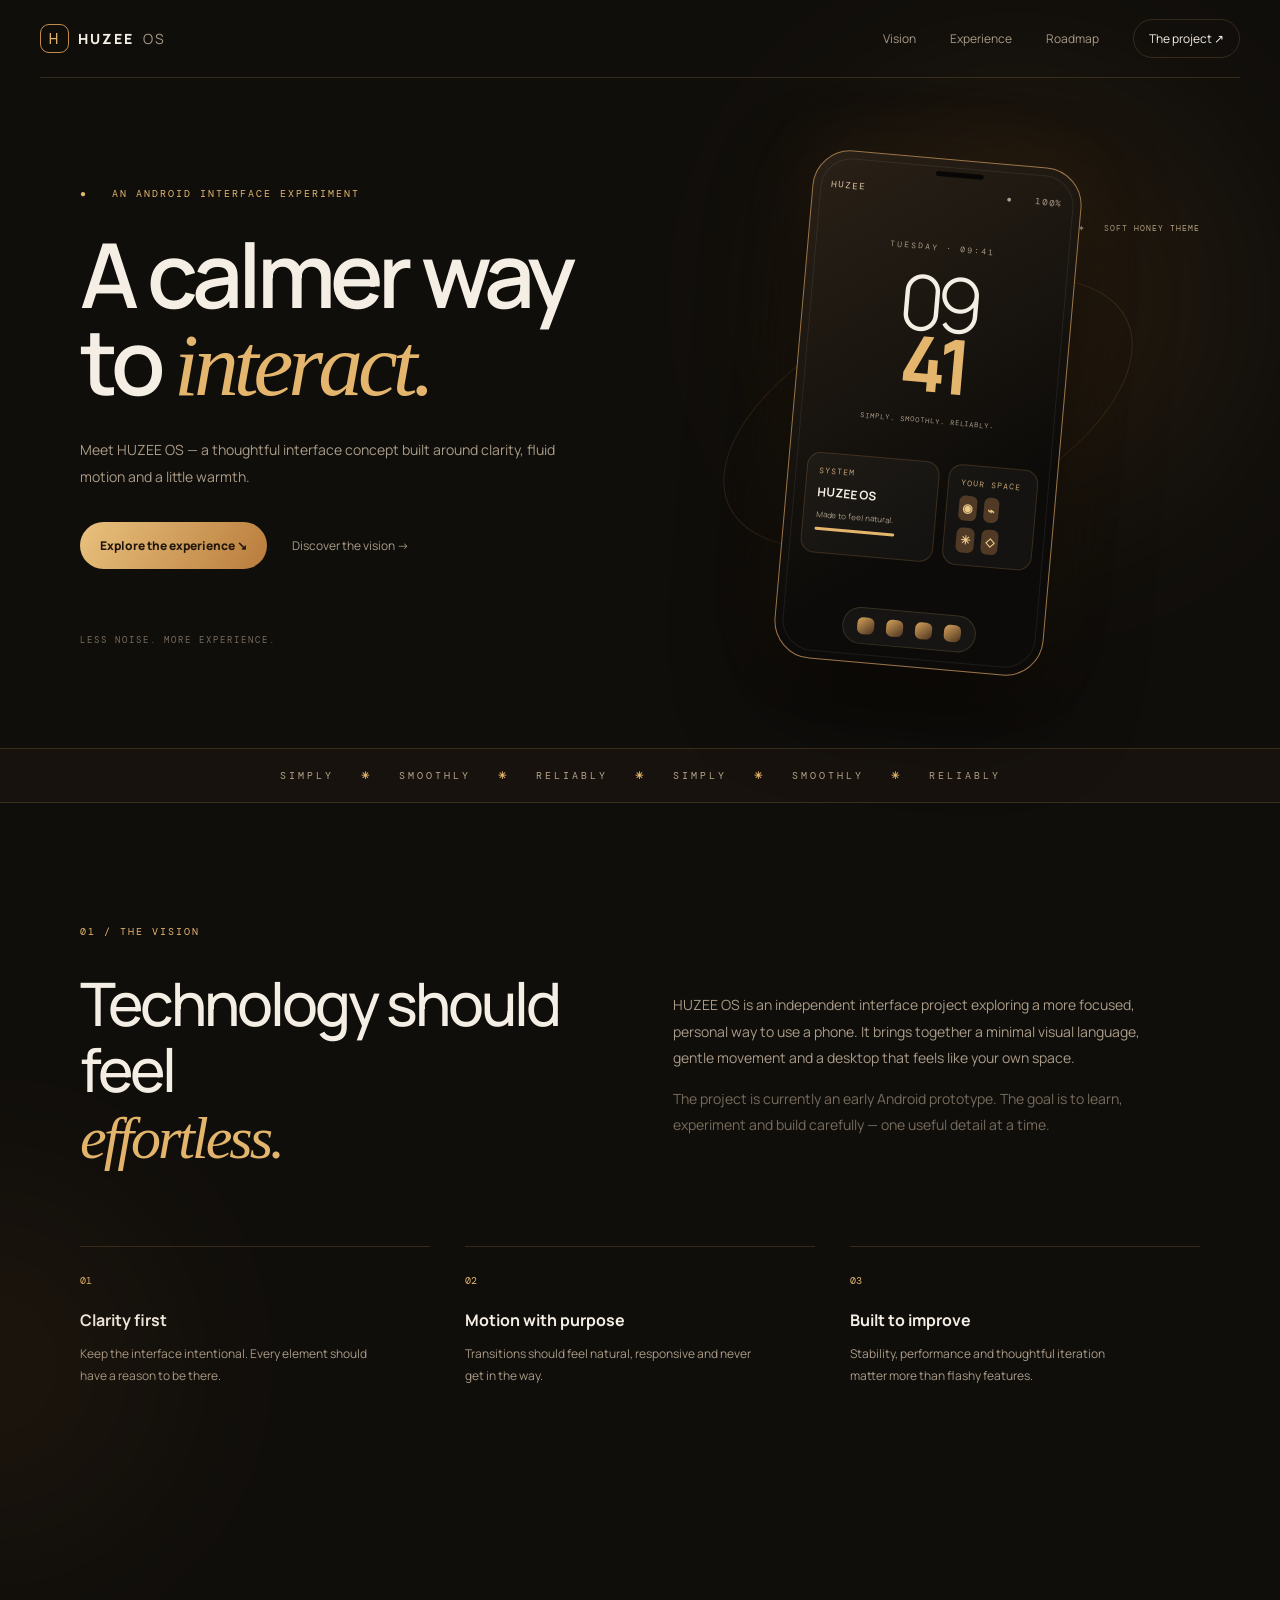
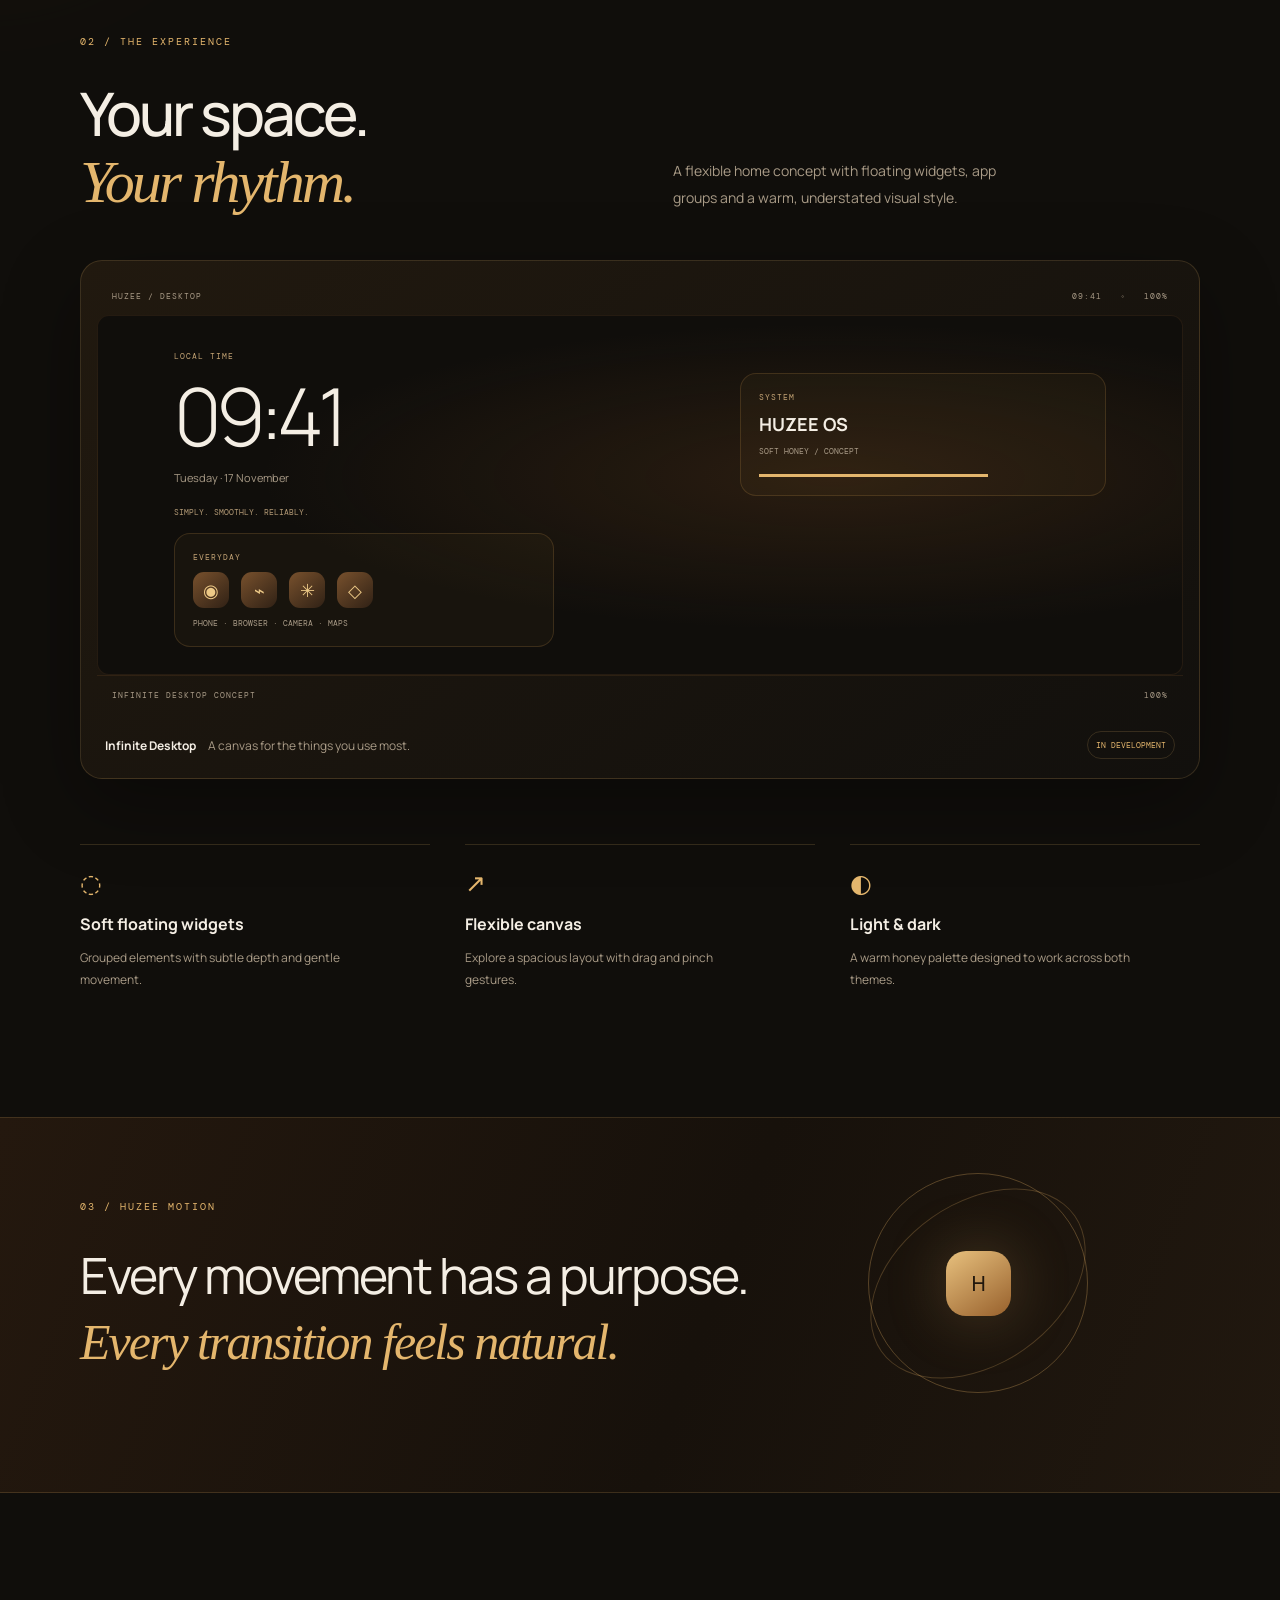
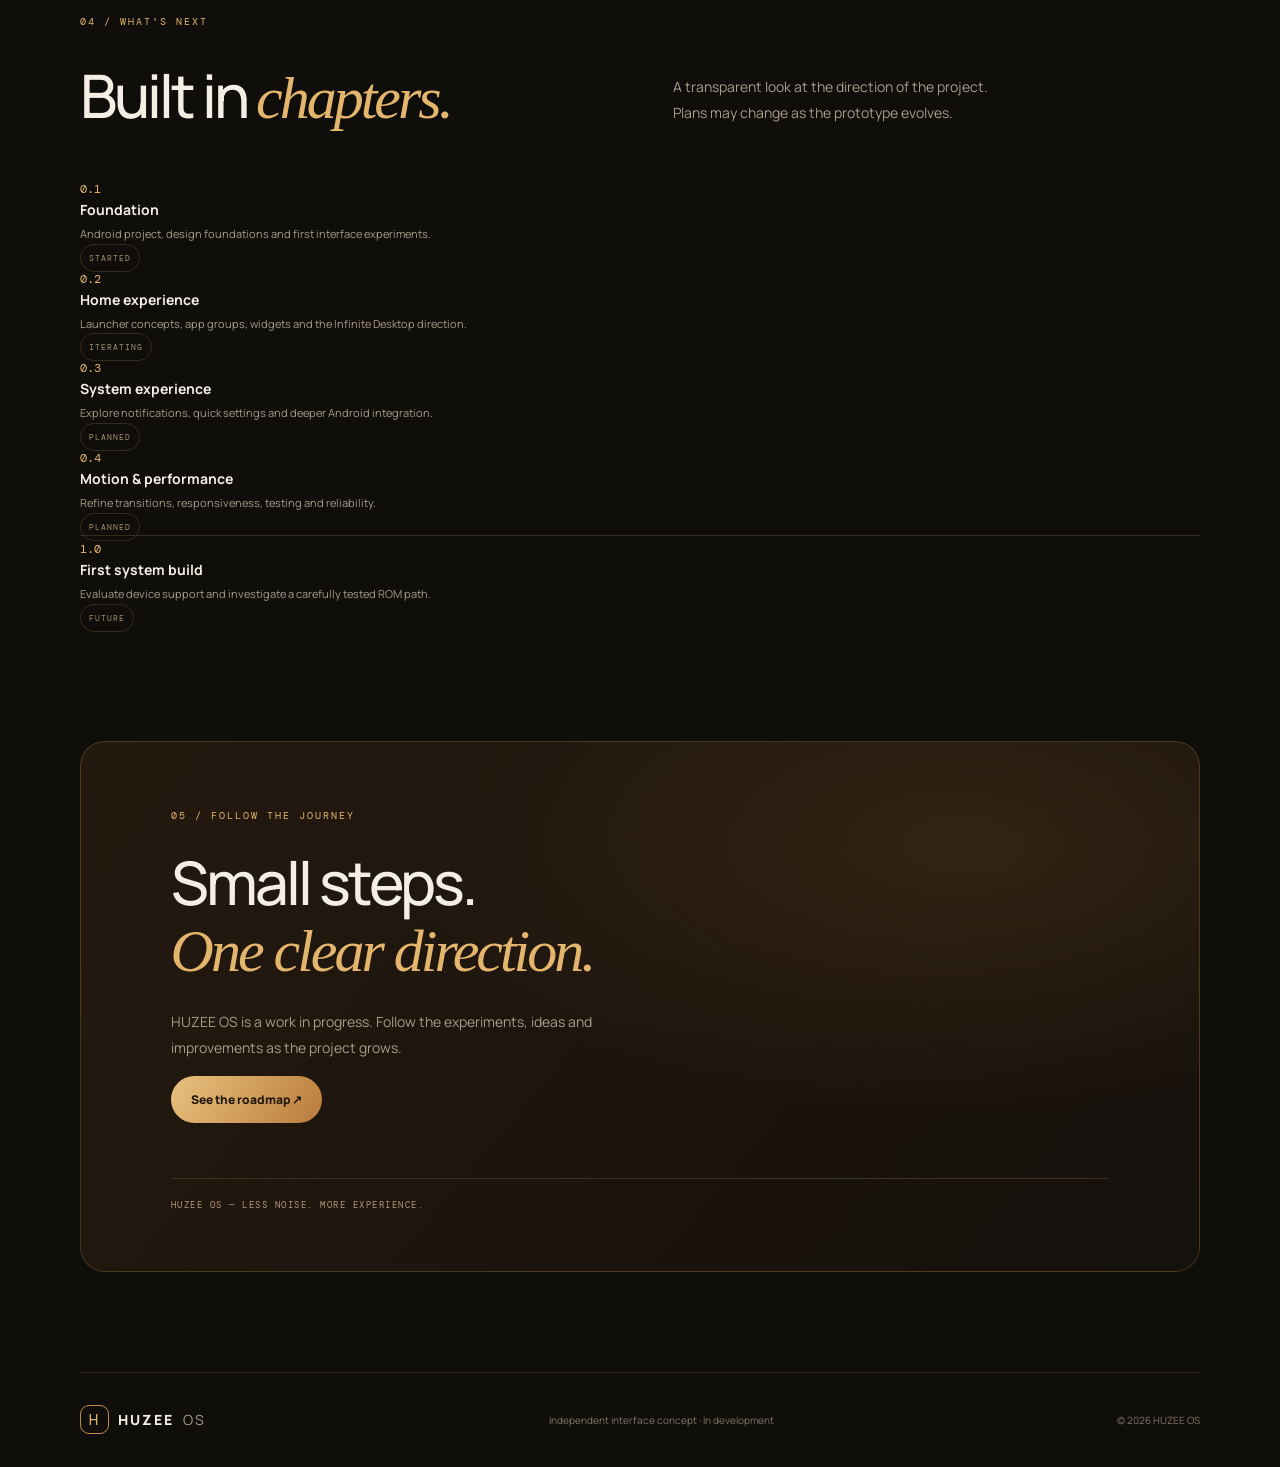
<file: index.html>
<!doctype html>
<html lang="en"><head>
<meta charset="utf-8"><meta name="viewport" content="width=device-width,initial-scale=1">
<meta name="theme-color" content="#100e0b"><meta name="description" content="HUZEE OS — a thoughtful Android interface concept. Simply. Smoothly. Reliably.">
<title>HUZEE OS — Simply. Smoothly. Reliably.</title>
<link rel="preconnect" href="https://fonts.googleapis.com"><link rel="preconnect" href="https://fonts.gstatic.com" crossorigin>
<link href="https://fonts.googleapis.com/css2?family=DM+Mono:wght@400;500&family=Manrope:wght@400;500;600;700;800&display=swap" rel="stylesheet">
<link rel="stylesheet" href="styles.css"></head><body>
<div class="glow g1"></div><div class="glow g2"></div>
<header><a class="brand" href="#top"><b>H</b> HUZEE <i>OS</i></a><button class="menu" aria-label="Toggle menu">☰</button>
<nav><a href="#vision">Vision</a><a href="#experience">Experience</a><a href="#roadmap">Roadmap</a><a class="navbtn" href="#project">The project ↗</a></nav></header>
<main id="top">
<section class="hero wrap"><div class="intro"><small class="eyebrow">● &nbsp; AN ANDROID INTERFACE EXPERIMENT</small><h1>A calmer way<br>to <em>interact.</em></h1>
<p>Meet HUZEE OS — a thoughtful interface concept built around clarity, fluid motion and a little warmth.</p>
<div class="actions"><a class="button" href="#experience">Explore the experience ↘</a><a class="link" href="#vision">Discover the vision →</a></div>
<div class="micro">LESS NOISE. MORE EXPERIENCE.</div></div>
<div class="art"><div class="orbit"></div><div class="phone"><div class="camera"></div><div class="phonebar">HUZEE <span>● &nbsp; 100%</span></div><div class="date">TUESDAY · 09:41</div><div class="clock">09<br><strong>41</strong></div><div class="tagline">SIMPLY. SMOOTHLY. RELIABLY.</div><div class="widgets"><div class="widget"><small>SYSTEM</small><b>HUZEE OS</b><span>Made to feel natural.</span><i></i></div><div class="widget"><small>YOUR SPACE</small><div class="apps"><b>◉</b><b>⌁</b><b>✳</b><b>◇</b></div></div></div><div class="dock"><i></i><i></i><i></i><i></i></div></div><label class="floatlabel">✦ &nbsp; SOFT HONEY THEME</label></div></section>
<div class="ticker">SIMPLY <b>✳</b> SMOOTHLY <b>✳</b> RELIABLY <b>✳</b> SIMPLY <b>✳</b> SMOOTHLY <b>✳</b> RELIABLY</div>
<section class="wrap section" id="vision"><small class="eyebrow">01 / THE VISION</small><div class="split"><h2>Technology should feel<br><em>effortless.</em></h2><div><p>HUZEE OS is an independent interface project exploring a more focused, personal way to use a phone. It brings together a minimal visual language, gentle movement and a desktop that feels like your own space.</p><p class="muted">The project is currently an early Android prototype. The goal is to learn, experiment and build carefully — one useful detail at a time.</p></div></div>
<div class="three"><article><small>01</small><h3>Clarity first</h3><p>Keep the interface intentional. Every element should have a reason to be there.</p></article><article><small>02</small><h3>Motion with purpose</h3><p>Transitions should feel natural, responsive and never get in the way.</p></article><article><small>03</small><h3>Built to improve</h3><p>Stability, performance and thoughtful iteration matter more than flashy features.</p></article></div></section>
<section class="wrap section" id="experience"><small class="eyebrow">02 / THE EXPERIENCE</small><div class="split heading"><h2>Your space.<br><em>Your rhythm.</em></h2><p>A flexible home concept with floating widgets, app groups and a warm, understated visual style.</p></div>
<div class="preview"><div class="prevbar">HUZEE / DESKTOP <span>09:41 &nbsp; ◦ &nbsp; 100%</span></div><div class="prevbody"><div class="prevclock"><small>LOCAL TIME</small><strong>09:41</strong><span>Tuesday · 17 November</span><label>SIMPLY. SMOOTHLY. RELIABLY.</label></div><div class="prevwidget"><small>SYSTEM</small><b>HUZEE OS</b><span>SOFT HONEY / CONCEPT</span><hr></div><div class="prevapps"><small>EVERYDAY</small><div><i>◉</i><i>⌁</i><i>✳</i><i>◇</i></div><span>PHONE · BROWSER · CAMERA · MAPS</span></div></div><div class="prevbar bottom">INFINITE DESKTOP CONCEPT <span>100%</span></div><div class="caption"><b>Infinite Desktop</b><span> A canvas for the things you use most.</span><label>IN DEVELOPMENT</label></div></div>
<div class="three features"><article><big>◌</big><h3>Soft floating widgets</h3><p>Grouped elements with subtle depth and gentle movement.</p></article><article><big>↗</big><h3>Flexible canvas</h3><p>Explore a spacious layout with drag and pinch gestures.</p></article><article><big>◐</big><h3>Light & dark</h3><p>A warm honey palette designed to work across both themes.</p></article></div></section>
<section class="motion"><div class="wrap motioninner"><small class="eyebrow">03 / HUZEE MOTION</small><h2>Every movement has a purpose.<br><em>Every transition feels natural.</em></h2><div class="orb"><b>H</b></div></div></section>
<section class="wrap section" id="roadmap"><small class="eyebrow">04 / WHAT'S NEXT</small><div class="split heading"><h2>Built in <em>chapters.</em></h2><p>A transparent look at the direction of the project. Plans may change as the prototype evolves.</p></div>
<div class="roadmap">
<div><code>0.1</code><section><b>Foundation</b><p>Android project, design foundations and first interface experiments.</p></section><label>STARTED</label></div>
<div><code>0.2</code><section><b>Home experience</b><p>Launcher concepts, app groups, widgets and the Infinite Desktop direction.</p></section><label>ITERATING</label></div>
<div><code>0.3</code><section><b>System experience</b><p>Explore notifications, quick settings and deeper Android integration.</p></section><label>PLANNED</label></div>
<div><code>0.4</code><section><b>Motion & performance</b><p>Refine transitions, responsiveness, testing and reliability.</p></section><label>PLANNED</label></div>
<div><code>1.0</code><section><b>First system build</b><p>Evaluate device support and investigate a carefully tested ROM path.</p></section><label>FUTURE</label></div></div></section>
<section class="wrap cta" id="project"><small class="eyebrow">05 / FOLLOW THE JOURNEY</small><h2>Small steps.<br><em>One clear direction.</em></h2><p>HUZEE OS is a work in progress. Follow the experiments, ideas and improvements as the project grows.</p><a class="button" href="#roadmap">See the roadmap ↗</a><div class="signature">HUZEE OS — LESS NOISE. MORE EXPERIENCE.</div></section>
</main><footer class="wrap"><a class="brand" href="#top"><b>H</b> HUZEE <i>OS</i></a><span>Independent interface concept · In development</span><span>© <span id="year"></span> HUZEE OS</span></footer>
<script src="script.js"></script></body></html>
</file>
<file: styles.css>
:root{--bg:#100e0b;--panel:#211a12;--text:#f4eee4;--muted:#a99b87;--gold:#e4b66d;--line:#e4b66d2b;--mono:'DM Mono',monospace;--font:'Manrope',sans-serif}*{box-sizing:border-box}html{scroll-behavior:smooth}body{margin:0;background:var(--bg);color:var(--text);font-family:var(--font);overflow-x:hidden}a{color:inherit;text-decoration:none}.wrap{width:min(1120px,calc(100% - 48px));margin:auto}.glow{position:absolute;border-radius:50%;filter:blur(100px);pointer-events:none;opacity:.13}.g1{width:400px;height:400px;background:#b77830;right:5%;top:100px}.g2{width:330px;height:330px;background:#80501e;left:-180px;top:1200px}header{height:78px;width:min(1200px,calc(100% - 48px));margin:auto;display:flex;align-items:center;justify-content:space-between;border-bottom:1px solid var(--line);position:relative;z-index:5}.brand{font-size:14px;font-weight:800;letter-spacing:2px;display:flex;align-items:center;gap:9px}.brand b{width:29px;height:29px;border:1px solid #c08b4d;border-radius:9px;display:grid;place-items:center;color:var(--gold);font:15px var(--mono)}.brand i{font-style:normal;color:var(--muted);font-weight:400}nav{display:flex;gap:34px;align-items:center;color:var(--muted);font-size:12px}nav a:hover{color:var(--gold)}.navbtn{border:1px solid var(--line);border-radius:24px;padding:10px 15px;color:var(--text)}.menu{display:none}.hero{min-height:670px;display:grid;grid-template-columns:1fr 1fr;align-items:center;gap:30px;padding-block:55px}.eyebrow{font:10px var(--mono);letter-spacing:2px;color:var(--gold)}h1{font-size:clamp(58px,7vw,90px);line-height:.98;letter-spacing:-5px;font-weight:600;margin:28px 0}h1 em,h2 em{font-family:Georgia,serif;font-weight:400;color:var(--gold)}.intro>p,.split>div p,.heading>p,.cta>p{font-size:14px;line-height:1.9;color:var(--muted);max-width:480px}.actions{display:flex;align-items:center;gap:25px;margin-top:32px}.button{display:inline-block;padding:15px 20px;border-radius:30px;background:linear-gradient(120deg,#e9c17e,#b97c3c);color:#21170d;font-size:12px;font-weight:800;transition:.25s}.button:hover{transform:translateY(-3px);box-shadow:0 12px 30px #b7783033}.link{font-size:12px;color:var(--muted)}.micro{margin-top:65px;font:9px var(--mono);letter-spacing:2px;color:#786c5d}.art{height:540px;display:grid;place-items:center;position:relative}.phone{width:270px;height:510px;border:1px solid #9b7549;border-radius:38px;background:linear-gradient(145deg,#2a2117,#0c0b09 70%);padding:28px 18px;position:relative;overflow:hidden;transform:rotate(5deg);box-shadow:0 35px 90px #000b,0 0 70px #b47a3020;z-index:1}.phone:before{content:'';position:absolute;inset:7px;border:1px solid #ffffff12;border-radius:31px}.camera{position:absolute;top:12px;left:45%;width:48px;height:5px;background:#080706;border-radius:5px}.phonebar{font:9px var(--mono);letter-spacing:2px;color:#dfc9a5}.phonebar span{float:right;color:#a99b87}.date{text-align:center;margin-top:43px;font:8px var(--mono);letter-spacing:2px;color:var(--muted)}.clock{text-align:center;font:300 76px/.8 var(--font);letter-spacing:-8px;margin-top:20px}.clock strong{color:var(--gold);font-weight:700}.tagline{text-align:center;font:7px var(--mono);letter-spacing:1px;color:#a99b87;margin-top:22px}.widgets{display:flex;gap:9px;margin-top:36px}.widget{border:1px solid #c18b4a38;background:#ffffff09;border-radius:14px;padding:12px;display:flex;flex-direction:column;gap:8px;flex:1}.widget small,.prevbody small{font:8px var(--mono);letter-spacing:1px;color:#c4a475}.widget b{font-size:12px}.widget span{font-size:8px;color:var(--muted)}.widget>i{height:3px;width:75%;background:var(--gold);border-radius:5px}.widget:last-child{flex:0 0 90px}.apps{display:flex;flex-wrap:wrap;gap:7px}.apps b{background:#503a25;border-radius:6px;padding:4px;color:#edc987}.dock{position:absolute;bottom:18px;left:50%;transform:translateX(-50%);display:flex;gap:12px;padding:9px 14px;background:#ffffff0b;border:1px solid var(--line);border-radius:25px}.dock i{width:17px;height:17px;border-radius:6px;background:linear-gradient(140deg,#d6a25c,#49321d)}.orbit{position:absolute;width:440px;height:220px;border:1px solid #b77b3d35;border-radius:50%;transform:rotate(-25deg)}.floatlabel{position:absolute;right:0;top:80px;color:#b7a284;font:8px var(--mono);letter-spacing:1px}.ticker{padding:20px;text-align:center;border-block:1px solid var(--line);background:#17120d;color:#b7a58d;font:10px var(--mono);letter-spacing:3px;word-spacing:18px}.ticker b{color:var(--gold)}.section{padding-block:115px}.split{display:grid;grid-template-columns:1fr 1fr;gap:65px;margin-top:30px;align-items:start}.split h2,.cta h2{font-size:clamp(40px,5vw,60px);line-height:1.1;letter-spacing:-3px;font-weight:500;margin:0}.split>div{padding-top:8px}.muted{color:#766b5c!important}.three{display:grid;grid-template-columns:repeat(3,1fr);gap:35px;margin-top:75px}.three article{border-top:1px solid var(--line);padding-top:20px}.three article>small{color:var(--gold);font:10px var(--mono)}h3{font-size:16px;margin:20px 0 9px}.three p{font-size:12px;line-height:1.8;color:var(--muted);max-width:290px}.heading{align-items:end;margin-bottom:45px}.heading>p{max-width:340px;margin-bottom:4px}.preview{border:1px solid var(--line);border-radius:22px;padding:16px;background:linear-gradient(145deg,#21190f,#12100d);box-shadow:0 25px 80px #0005}.prevbar{height:38px;display:flex;justify-content:space-between;align-items:center;padding:0 15px;font:8px var(--mono);letter-spacing:1px;color:var(--muted)}.prevbody{height:360px;position:relative;padding:35px 7%;display:grid;grid-template-columns:1.2fr .8fr;gap:16px;background:radial-gradient(ellipse at 68% 45%,#70451e44,transparent 55%),#100e0b;border:1px solid #b47c3a20;border-radius:12px}.prevclock{display:flex;flex-direction:column;justify-content:center}.prevclock strong{font-size:clamp(48px,7vw,80px);font-weight:300;letter-spacing:-6px}.prevclock span{font-size:11px;color:var(--muted)}.prevclock label{font:8px var(--mono);color:#b39a76;margin-top:22px}.prevwidget,.prevapps{align-self:center;border:1px solid #c18b4a35;border-radius:16px;padding:18px;background:#c18b4a0c;display:flex;flex-direction:column;gap:10px}.prevwidget b{font-size:18px}.prevwidget span,.prevapps span{font:8px var(--mono);color:var(--muted)}.prevwidget hr{width:70%;margin:8px 0 0 0;border:0;border-top:3px solid var(--gold)}.prevapps{grid-column:1/3;max-width:380px;align-self:end}.prevapps>div{display:flex;gap:12px}.prevapps i{width:36px;height:36px;border-radius:11px;background:linear-gradient(140deg,#78512d,#302115);display:grid;place-items:center;color:#edc987;font-style:normal;font-size:18px}.bottom{border-top:1px solid #b47c3a20}.caption{padding:18px 8px 3px;display:flex;align-items:center;gap:12px;font-size:12px}.caption span{color:var(--muted)}.caption label{margin-left:auto;color:var(--gold);font:8px var(--mono);border:1px solid var(--line);border-radius:20px;padding:8px}.features{margin-top:65px}.features big{color:var(--gold);font-size:25px}.features h3{margin-top:13px}.motion{background:linear-gradient(110deg,#24180e,#17110b 55%,#21180f);border-block:1px solid var(--line);overflow:hidden}.motioninner{padding-block:75px;min-height:340px;position:relative}.motion h2{font-size:clamp(30px,4.5vw,50px);font-weight:400;line-height:1.3;letter-spacing:-2px;margin-top:28px}.orb{position:absolute;right:10%;top:55px;width:220px;height:220px;border:1px solid #d5a45d55;border-radius:50%;display:grid;place-items:center;animation:spin 22s linear infinite}.orb:before{content:'';position:absolute;width:160px;height:235px;border:1px solid #d5a45d44;border-radius:50%;transform:rotate(55deg)}.orb b{width:65px;height:65px;border-radius:20px;background:linear-gradient(145deg,#e8c17e,#97602c);display:grid;place-items:center;color:#21170d;font:22px var(--mono);box-shadow:0 0 60px #dba95c44}@keyframes spin{to{transform:rotate(360deg)}}.roadmap{border-top:0}.roadmap> .heading{margin-bottom:45px}.roadmap>div:last-child{border-top:1px solid var(--line)}.roadmap>div:last-child>div{display:grid;grid-template-columns:75px 1fr 110px;align-items:center;gap:20px;padding:22px 5px;border-bottom:1px solid var(--line)}code{font:12px var(--mono);color:var(--gold)}.roadmap section b{font-size:14px}.roadmap section p{margin:5px 0 0;color:var(--muted);font-size:11px;line-height:1.7}.roadmap label{justify-self:end;font:8px var(--mono);letter-spacing:1px;color:#a58f6e;border:1px solid var(--line);border-radius:20px;padding:8px}.cta{margin-bottom:100px;padding:60px 7%;border:1px solid #d09b573f;border-radius:25px;background:radial-gradient(ellipse at 80% 20%,#a96d302c,transparent 45%),linear-gradient(130deg,#24190f,#15110c)}.cta h2{margin:25px 0}.cta>p{max-width:450px}.signature{border-top:1px solid var(--line);margin-top:55px;padding-top:20px;font:9px var(--mono);letter-spacing:1.5px;color:#b09a7a}footer{min-height:95px;border-top:1px solid var(--line);display:flex;align-items:center;justify-content:space-between;gap:15px}footer>span{font-size:10px;color:#827565}.reveal{opacity:0;transform:translateY(18px);transition:.7s}.reveal.visible{opacity:1;transform:none}@media(prefers-reduced-motion:reduce){*{scroll-behavior:auto!important;animation:none!important;transition:none!important}}@media(max-width:760px){.hero{grid-template-columns:1fr;padding-top:65px}.art{height:500px}.split{grid-template-columns:1fr;gap:20px}.three{gap:20px}.motion h2{max-width:600px}.orb{right:-70px;opacity:.5}.heading{align-items:start}.heading>p{margin-top:0}}@media(max-width:560px){.wrap,header{width:calc(100% - 36px)}header{height:68px}.menu{display:block;color:var(--gold);border:0;background:none;font-size:21px}nav{display:none;position:absolute;top:68px;left:-18px;right:-18px;background:#17120df5;padding:22px;flex-direction:column;align-items:stretch;border-bottom:1px solid var(--line)}nav.open{display:flex}.navbtn{text-align:center}.hero{padding-bottom:45px}h1{font-size:60px}.actions{flex-wrap:wrap}.art{transform:scale(.88);margin:-20px -25px;height:460px}.floatlabel{right:-5px}.section{padding-block:80px}.split h2,.cta h2{font-size:42px}.three{grid-template-columns:1fr;margin-top:48px}.prevbody{height:310px;padding:25px 4%;gap:8px}.prevclock strong{font-size:48px}.prevwidget{padding:12px}.prevwidget b{font-size:14px}.prevapps{padding:12px}.prevapps i{width:30px;height:30px}.caption{flex-wrap:wrap}.caption label{margin-left:0}.motioninner{min-height:320px}.motion h2{font-size:32px}.orb{right:-115px;top:80px}.roadmap>div:last-child>div{grid-template-columns:40px 1fr;gap:12px}.roadmap label{grid-column:2;justify-self:start}.cta{padding:40px 24px;margin-bottom:70px}.signature{font-size:8px;line-height:2}footer{padding:22px 0;flex-wrap:wrap}footer>span{width:100%}}
</file>
